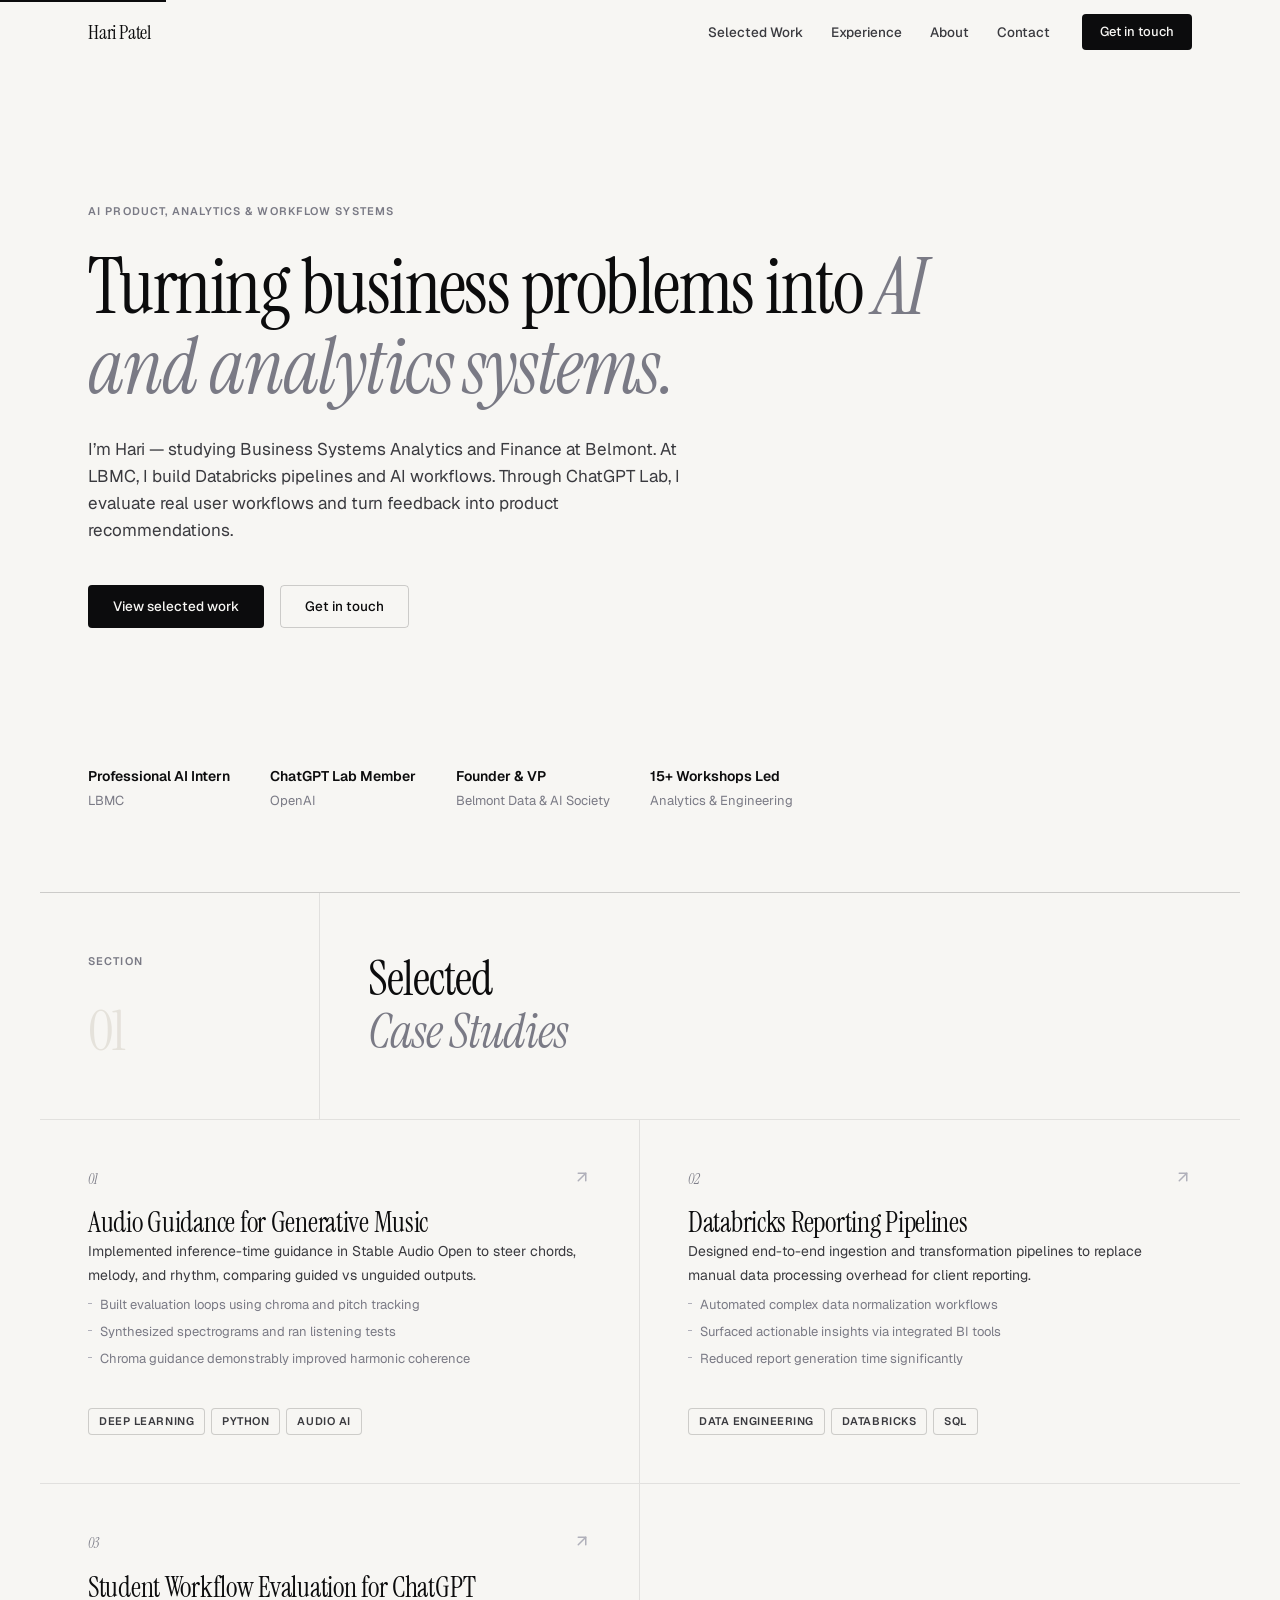
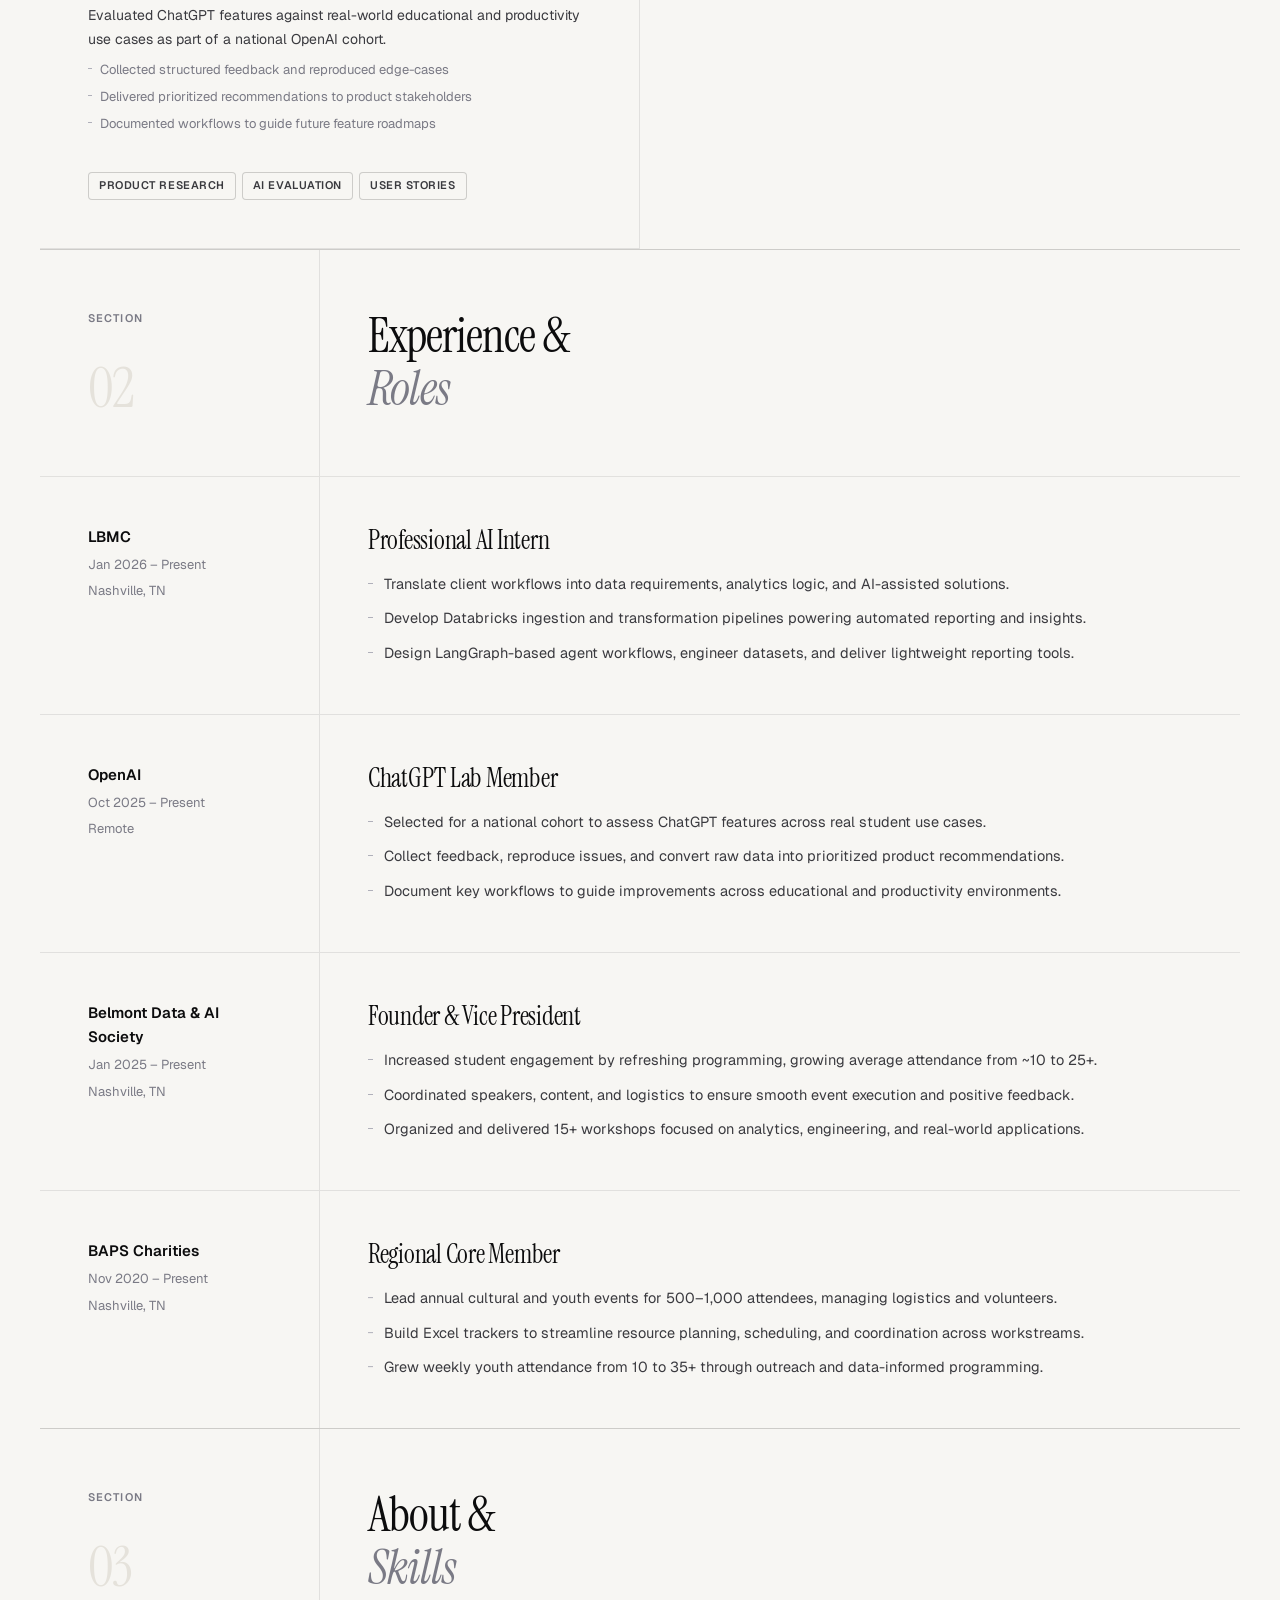
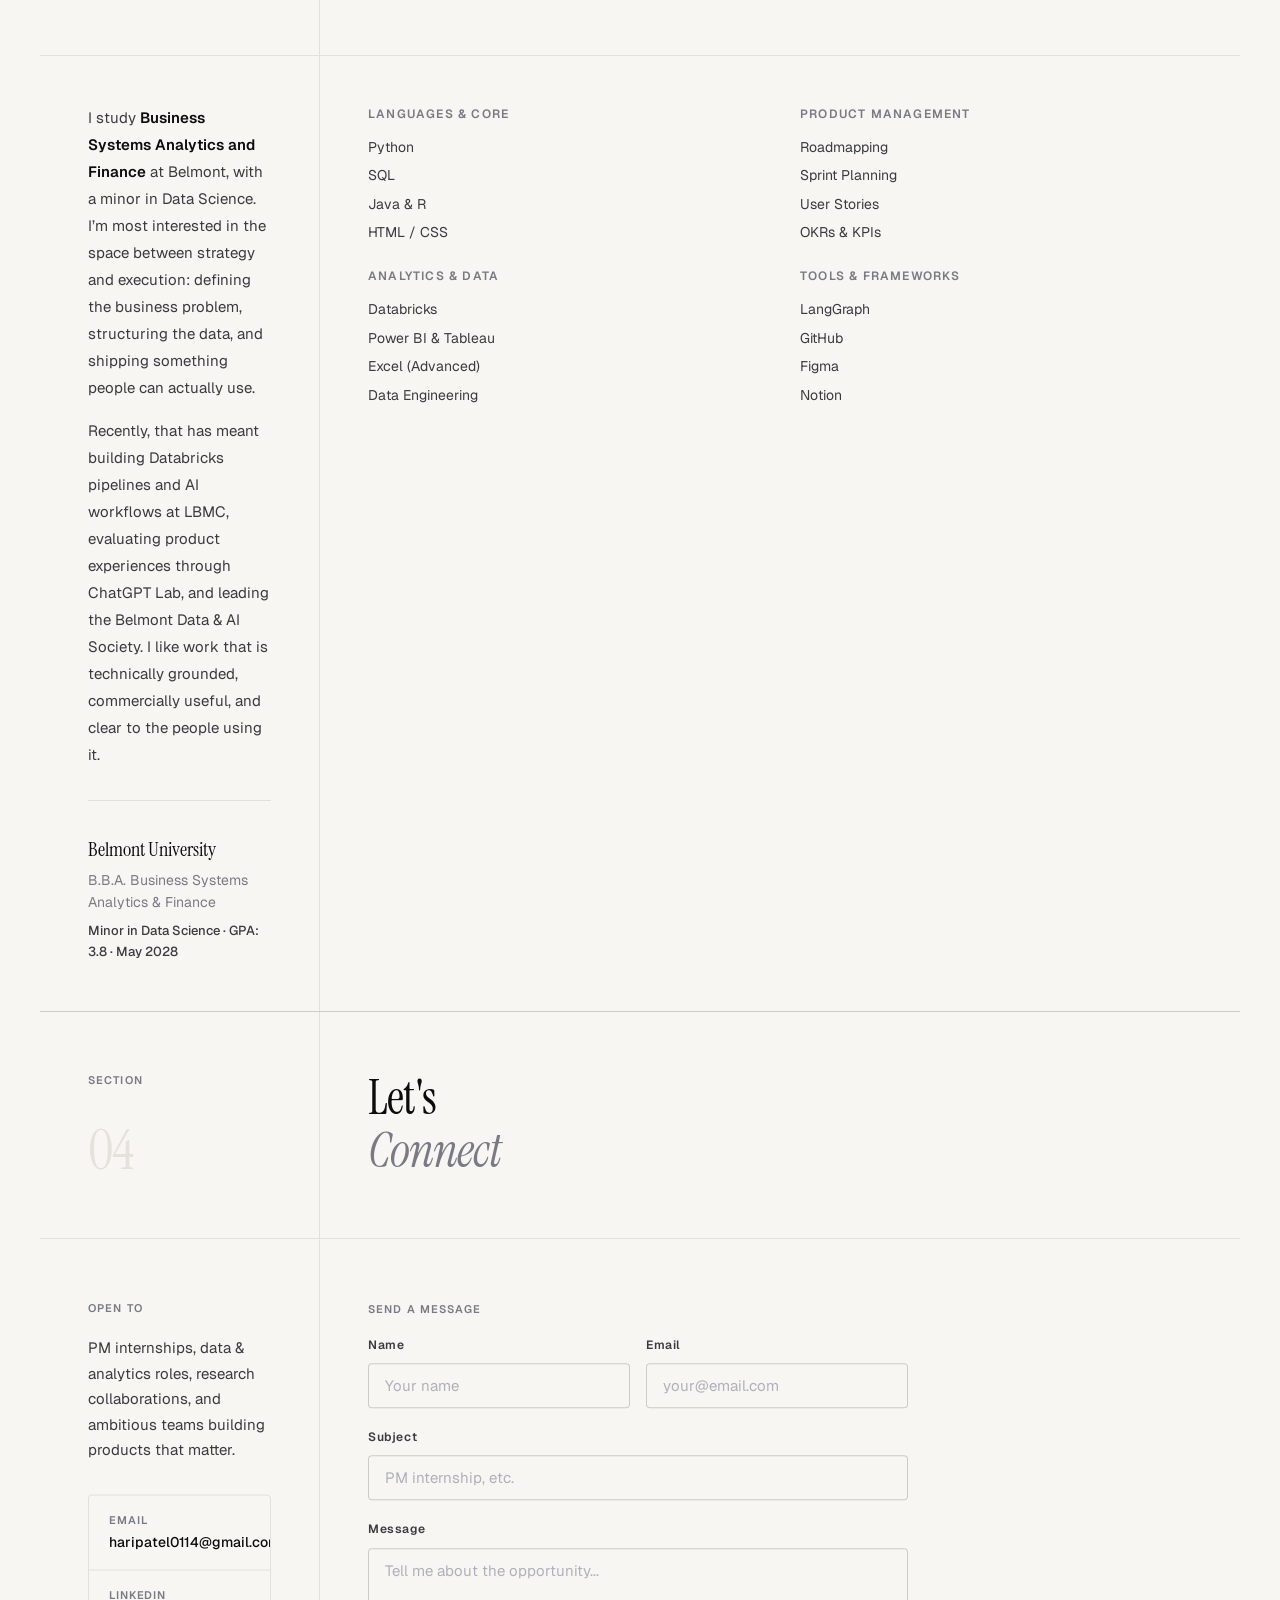
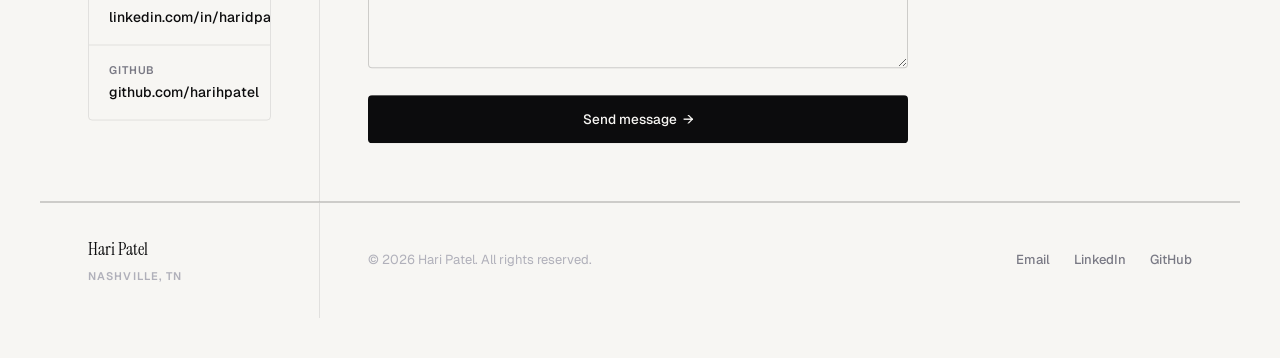
<file: index.html>
<!doctype html>
<html lang="en">
  <head>
    <meta charset="UTF-8" />
    <link rel="icon" type="image/svg+xml" href="/favicon.svg" />
    <meta name="viewport" content="width=device-width, initial-scale=1.0" />
    
    <!-- SEO & Social Meta Tags -->
    <title>Hari Patel — AI Product & Analytics</title>
    <meta name="description" content="Hari Patel builds AI workflows, analytics pipelines, and product recommendations that turn business problems into shipped systems." />
    <meta name="theme-color" content="#f7f6f3" />
    <meta property="og:title" content="Hari Patel — AI Product & Analytics" />
    <meta property="og:description" content="AI workflows, analytics pipelines, and product thinking grounded in real execution." />
    <meta property="og:type" content="website" />
    <meta property="og:url" content="https://haripatel.github.io/" /> 
    <meta name="twitter:card" content="summary_large_image" />
    
    <link rel="preconnect" href="https://fonts.googleapis.com">
    <link rel="preconnect" href="https://fonts.gstatic.com" crossorigin>
    <link href="https://fonts.googleapis.com/css2?family=Instrument+Serif:ital@0;1&family=Geist:wght@300;400;500;600&display=swap" rel="stylesheet">
    <script type="module" crossorigin src="/assets/index-CTcbtmi6.js"></script>
    <link rel="stylesheet" crossorigin href="/assets/index-B5jnI5Fo.css">
  </head>
  <body>
    <div id="root"></div>
  </body>
</html>
</file>
<file: assets/index-B5jnI5Fo.css>
*,:before,:after{box-sizing:border-box;margin:0;padding:0}:root{--ink:#0c0c0d;--ink-2:#3a3a3f;--ink-3:#7a7a85;--ink-4:#b0b0ba;--paper:#f7f6f3;--paper-2:#efede8;--paper-3:#e5e2db;--rule:#0c0c0d17;--rule-bold:#0c0c0d2e;--accent:#1a56db;--f-serif:"Instrument Serif", Georgia, serif;--f-sans:"Geist", system-ui, sans-serif;--r:4px;--ease:cubic-bezier(.4, 0, .2, 1)}html{scroll-behavior:smooth;background:var(--paper)}body{background:var(--paper);color:var(--ink);font-family:var(--f-sans);-webkit-font-smoothing:antialiased;font-weight:400;line-height:1.6;overflow-x:hidden}a:focus-visible,button:focus-visible,input:focus-visible,textarea:focus-visible{outline:2px solid var(--accent);outline-offset:3px}.skip-link{background:var(--ink);color:var(--paper);z-index:1000;padding:8px;transition:top .2s;position:absolute;top:-40px;left:0}.skip-link:focus{top:0}.label{letter-spacing:.1em;text-transform:uppercase;color:var(--ink-3);font-size:11px;font-weight:600}.content-wrap{background:var(--paper)}section.content-section{border-bottom:1px solid var(--rule-bold);max-width:1200px;margin:0 auto}.section-header{border-bottom:1px solid var(--rule);grid-template-columns:280px 1fr;display:grid}.section-number{border-right:1px solid var(--rule);flex-direction:column;justify-content:space-between;gap:24px;padding:60px 48px;display:flex}.section-num-text{font-family:var(--f-serif);color:var(--paper-3);letter-spacing:-.04em;font-size:56px;font-weight:400;line-height:1}.section-title-area{align-items:flex-end;padding:60px 48px;display:flex}.section-h2{font-family:var(--f-serif);letter-spacing:-.02em;color:var(--ink);font-size:clamp(32px,4vw,48px);font-weight:400;line-height:1.1}.section-h2 em{color:var(--ink-3);font-style:italic}.btn{font-family:var(--f-sans);border-radius:var(--r);transition:all .2s var(--ease);cursor:pointer;border:1px solid #0000;justify-content:center;align-items:center;gap:8px;padding:10px 24px;font-size:13.5px;font-weight:500;text-decoration:none;display:inline-flex}.btn-primary{background:var(--ink);color:var(--paper)}.btn-primary:hover{background:var(--ink-2);transform:translateY(-1px)}.btn-secondary{color:var(--ink);border-color:var(--rule-bold);background:0 0}.btn-secondary:hover{background:var(--paper-2);border-color:var(--ink-3)}@media (width<=900px){.section-header{grid-template-columns:1fr}.section-number{border-right:none;border-bottom:1px solid var(--rule);flex-direction:row;align-items:center;gap:16px;padding:32px 24px}.section-title-area{padding:32px 24px}}@media (prefers-reduced-motion:reduce){html{scroll-behavior:auto}*,:before,:after{transition:none!important;animation:none!important}}nav{z-index:500;transition:background .4s var(--ease), border-color .4s var(--ease);border-bottom:1px solid #0000;position:fixed;top:0;left:0;right:0}nav.scrolled{-webkit-backdrop-filter:blur(20px)saturate(180%);backdrop-filter:blur(20px)saturate(180%);border-color:var(--rule);background:#f7f6f3eb}.nav-inner{justify-content:space-between;align-items:center;max-width:1200px;height:64px;margin:0 auto;padding:0 48px;display:flex}.nav-logo{font-family:var(--f-serif);color:var(--ink);letter-spacing:-.01em;font-size:20px;text-decoration:none}.nav-right{align-items:center;gap:32px;display:flex}.nav-links{gap:28px;list-style:none;display:flex}.nav-links a{color:var(--ink-2);font-size:13.5px;font-weight:500;text-decoration:none;transition:color .2s}.nav-links a:hover{color:var(--ink)}.nav-cta{color:var(--paper);background:var(--ink);border-radius:var(--r);padding:8px 18px;font-size:13px;font-weight:500;text-decoration:none;transition:background .2s}.nav-cta:hover{background:var(--ink-2)}.hamburger{cursor:pointer;z-index:600;background:0 0;border:none;flex-direction:column;gap:5px;padding:4px;display:none}.hamburger span{background:var(--ink);width:22px;height:1.5px;transition:transform .3s var(--ease), opacity .3s;transform-origin:50%;display:block}.hamburger.open span:first-child{transform:translateY(6.5px)rotate(45deg)}.hamburger.open span:nth-child(2){opacity:0;transform:scaleX(0)}.hamburger.open span:nth-child(3){transform:translateY(-6.5px)rotate(-45deg)}.mobile-menu{z-index:400;-webkit-backdrop-filter:blur(24px);backdrop-filter:blur(24px);opacity:0;pointer-events:none;transition:opacity .3s var(--ease);background:#f7f6f3fa;flex-direction:column;justify-content:center;align-items:center;gap:0;display:none;position:fixed;inset:0}.mobile-menu.open{opacity:1;pointer-events:all;display:flex}.mobile-menu a{font-family:var(--f-serif);color:var(--ink);border-bottom:1px solid var(--rule);text-align:center;width:80%;padding:14px 0;font-size:clamp(32px,8vw,52px);font-weight:400;text-decoration:none}.mobile-menu a:last-child{border-bottom:none}.mobile-menu-cta{border-radius:var(--r);margin-top:32px;font-family:var(--f-sans)!important;background:var(--ink)!important;color:var(--paper)!important;border:none!important;width:auto!important;padding:12px 32px!important;font-size:14px!important}.hero{flex-direction:column;justify-content:center;max-width:1200px;min-height:85svh;margin:0 auto;padding:120px 48px 60px;display:flex;position:relative}.hero:before{content:"";z-index:-1;background-image:linear-gradient(var(--rule-bold) 1px, transparent 1px), linear-gradient(90deg, var(--rule-bold) 1px, transparent 1px);opacity:.4;pointer-events:none;background-size:40px 40px;position:absolute;inset:0;-webkit-mask-image:radial-gradient(circle,#000 0%,#0000 70%);mask-image:radial-gradient(circle,#000 0%,#0000 70%)}.hero-kicker{margin-bottom:24px}.hero-h1{font-family:var(--f-serif);letter-spacing:-.02em;color:var(--ink);max-width:900px;margin-bottom:28px;font-size:clamp(48px,6vw,84px);font-weight:400;line-height:1.05}.hero-h1 em{color:var(--ink-3);font-style:italic}.hero-tagline{color:var(--ink-2);max-width:600px;margin-bottom:40px;font-size:17px;font-weight:400;line-height:1.6}.hero-actions{flex-wrap:wrap;align-items:center;gap:16px;display:flex}.proof-strip{border-bottom:1px solid var(--rule-bold);flex-wrap:wrap;gap:40px;max-width:1200px;margin:0 auto;padding:0 48px 80px;display:flex}.proof-item{flex-direction:column;gap:4px;display:flex}.proof-role{color:var(--ink);font-size:14px;font-weight:600}.proof-org{color:var(--ink-3);font-size:13px}.projects-grid{grid-template-columns:repeat(2,1fr);display:grid}.project-card{border-right:1px solid var(--rule);border-bottom:1px solid var(--rule);color:inherit;flex-direction:column;gap:16px;padding:48px;text-decoration:none;display:flex;position:relative}.project-card:nth-child(2n){border-right:none}.project-header{justify-content:space-between;align-items:flex-start;display:flex}.project-index{font-family:var(--f-serif);color:var(--ink-3);font-size:14px;font-style:italic}.project-arrow{color:var(--ink-4);transition:transform .2s var(--ease);font-size:16px}.project-title{font-family:var(--f-serif);color:var(--ink);letter-spacing:-.01em;font-size:28px;font-weight:400;line-height:1.2}.project-desc{color:var(--ink-2);font-size:14px;font-weight:400;line-height:1.7}.project-bullets{flex:1;margin-top:8px;list-style:none}.project-bullets li{color:var(--ink-3);margin-bottom:6px;padding-left:12px;font-size:13px;position:relative}.project-bullets li:before{content:"";background:var(--ink-4);width:4px;height:1px;position:absolute;top:8px;left:0}.project-tags{flex-wrap:wrap;gap:6px;margin-top:16px;display:flex}.project-tag{letter-spacing:.05em;text-transform:uppercase;color:var(--ink-2);background:var(--paper);border:1px solid var(--rule-bold);border-radius:var(--r);padding:4px 10px;font-size:11px;font-weight:600}.exp-item{border-bottom:1px solid var(--rule);transition:background .2s var(--ease);grid-template-columns:280px 1fr;display:grid}.exp-item:last-child{border-bottom:none}.exp-left{border-right:1px solid var(--rule);flex-direction:column;gap:6px;padding:48px;display:flex}.exp-company{color:var(--ink);font-size:15px;font-weight:600}.exp-date,.exp-location{color:var(--ink-3);font-size:13px}.exp-right{padding:48px}.exp-role{font-family:var(--f-serif);color:var(--ink);letter-spacing:-.01em;margin-bottom:16px;font-size:26px;font-weight:400;line-height:1.2}.exp-bullets{flex-direction:column;gap:10px;list-style:none;display:flex}.exp-bullets li{color:var(--ink-2);padding-left:16px;font-size:14.5px;font-weight:400;line-height:1.7;position:relative}.exp-bullets li:before{content:"";background:var(--ink-4);width:5px;height:1px;position:absolute;top:11px;left:0}.about-body{grid-template-columns:280px 1fr;display:grid}.about-left{border-right:1px solid var(--rule);padding:48px}.about-right{grid-template-columns:1fr 1fr;gap:40px;padding:48px;display:grid}.about-text p{color:var(--ink-2);margin-bottom:16px;font-size:15px;line-height:1.8}.about-text p strong{color:var(--ink);font-weight:600}.skill-group{margin-bottom:24px}.skill-group-name{letter-spacing:.1em;text-transform:uppercase;color:var(--ink-3);margin-bottom:12px;font-size:12px;font-weight:600}.skill-list{list-style:none}.skill-list li{color:var(--ink-2);margin-bottom:6px;font-size:14px}.edu-block{border-top:1px solid var(--rule);margin-top:32px;padding-top:32px}.edu-school{font-family:var(--f-serif);color:var(--ink);margin-bottom:4px;font-size:20px;font-weight:400}.edu-degree{color:var(--ink-3);margin-bottom:8px;font-size:14px;line-height:1.6}.edu-details{color:var(--ink-2);font-size:13px;font-weight:500}.contact-body{grid-template-columns:280px 1fr 1fr;display:grid}.contact-col{border-right:1px solid var(--rule);padding:60px 48px}.contact-col:last-child{border-right:none}.contact-intro{color:var(--ink-2);margin-bottom:32px;font-size:15px;line-height:1.7}.contact-links{border:1px solid var(--rule);border-radius:var(--r);flex-direction:column;display:flex;overflow:hidden}.contact-link{border-bottom:1px solid var(--rule);transition:background .2s var(--ease);justify-content:space-between;align-items:center;padding:16px 20px;text-decoration:none;display:flex}.contact-link:last-child{border-bottom:none}.contact-link-left{flex-direction:column;gap:2px;display:flex}.contact-link-label{letter-spacing:.08em;text-transform:uppercase;color:var(--ink-3);font-size:11px;font-weight:600}.contact-link-value{color:var(--ink);font-size:14px;font-weight:500}.contact-link-arrow{color:var(--ink-4);transition:transform .2s var(--ease), color .2s;font-size:14px}.contact-link:hover .contact-link-arrow{color:var(--ink);transform:translate(3px,-3px)}.form-row{margin-bottom:20px}.form-row label{letter-spacing:.05em;color:var(--ink-2);margin-bottom:8px;font-size:12px;font-weight:600;display:block}.form-row input,.form-row textarea{width:100%;font-family:var(--f-sans);color:var(--ink);background:var(--paper);border:1px solid var(--rule-bold);border-radius:var(--r);resize:vertical;outline:none;padding:12px 16px;font-size:15px;transition:border-color .2s}.form-row input::placeholder,.form-row textarea::placeholder{color:var(--ink-4)}.form-row input:focus,.form-row textarea:focus{border-color:var(--accent);box-shadow:0 0 0 3px #1a56db1a}.form-row textarea{min-height:120px}footer{border-top:1px solid var(--rule-bold);grid-template-columns:280px 1fr;max-width:1200px;margin:0 auto;padding-bottom:40px;display:grid}.footer-left{border-right:1px solid var(--rule);flex-direction:column;gap:4px;padding:32px 48px;display:flex}.footer-name{font-family:var(--f-serif);color:var(--ink);font-size:18px}.footer-right{justify-content:space-between;align-items:center;padding:32px 48px;display:flex}.footer-right p{color:var(--ink-4);font-size:13px}.footer-links{gap:24px;display:flex}.footer-links a{color:var(--ink-3);font-size:13px;font-weight:500;text-decoration:none;transition:color .2s}.footer-links a:hover{color:var(--ink)}@media (width<=900px){.nav-links,.nav-cta{display:none}.hamburger,.mobile-menu{display:flex}.nav-inner{padding:0 24px}.hero{padding:100px 24px 40px}.proof-strip{gap:24px;padding:0 24px 60px}.projects-grid{grid-template-columns:1fr}.project-card{border-right:none;padding:40px 24px}.exp-item{grid-template-columns:1fr}.exp-left{border-right:none;border-bottom:1px solid var(--rule);padding:32px 24px}.exp-right{padding:32px 24px}.about-body,.contact-body{grid-template-columns:1fr}.about-left{border-right:none;border-bottom:1px solid var(--rule);padding:32px 24px}.about-right{grid-template-columns:1fr;gap:32px;padding:32px 24px}.contact-col{border-right:none;border-bottom:1px solid var(--rule);padding:32px 24px}footer{grid-template-columns:1fr}.footer-left{border-right:none;border-bottom:1px solid var(--rule);padding:32px 24px}.footer-right{flex-direction:column;align-items:flex-start;gap:24px;padding:32px 24px}}
</file>
